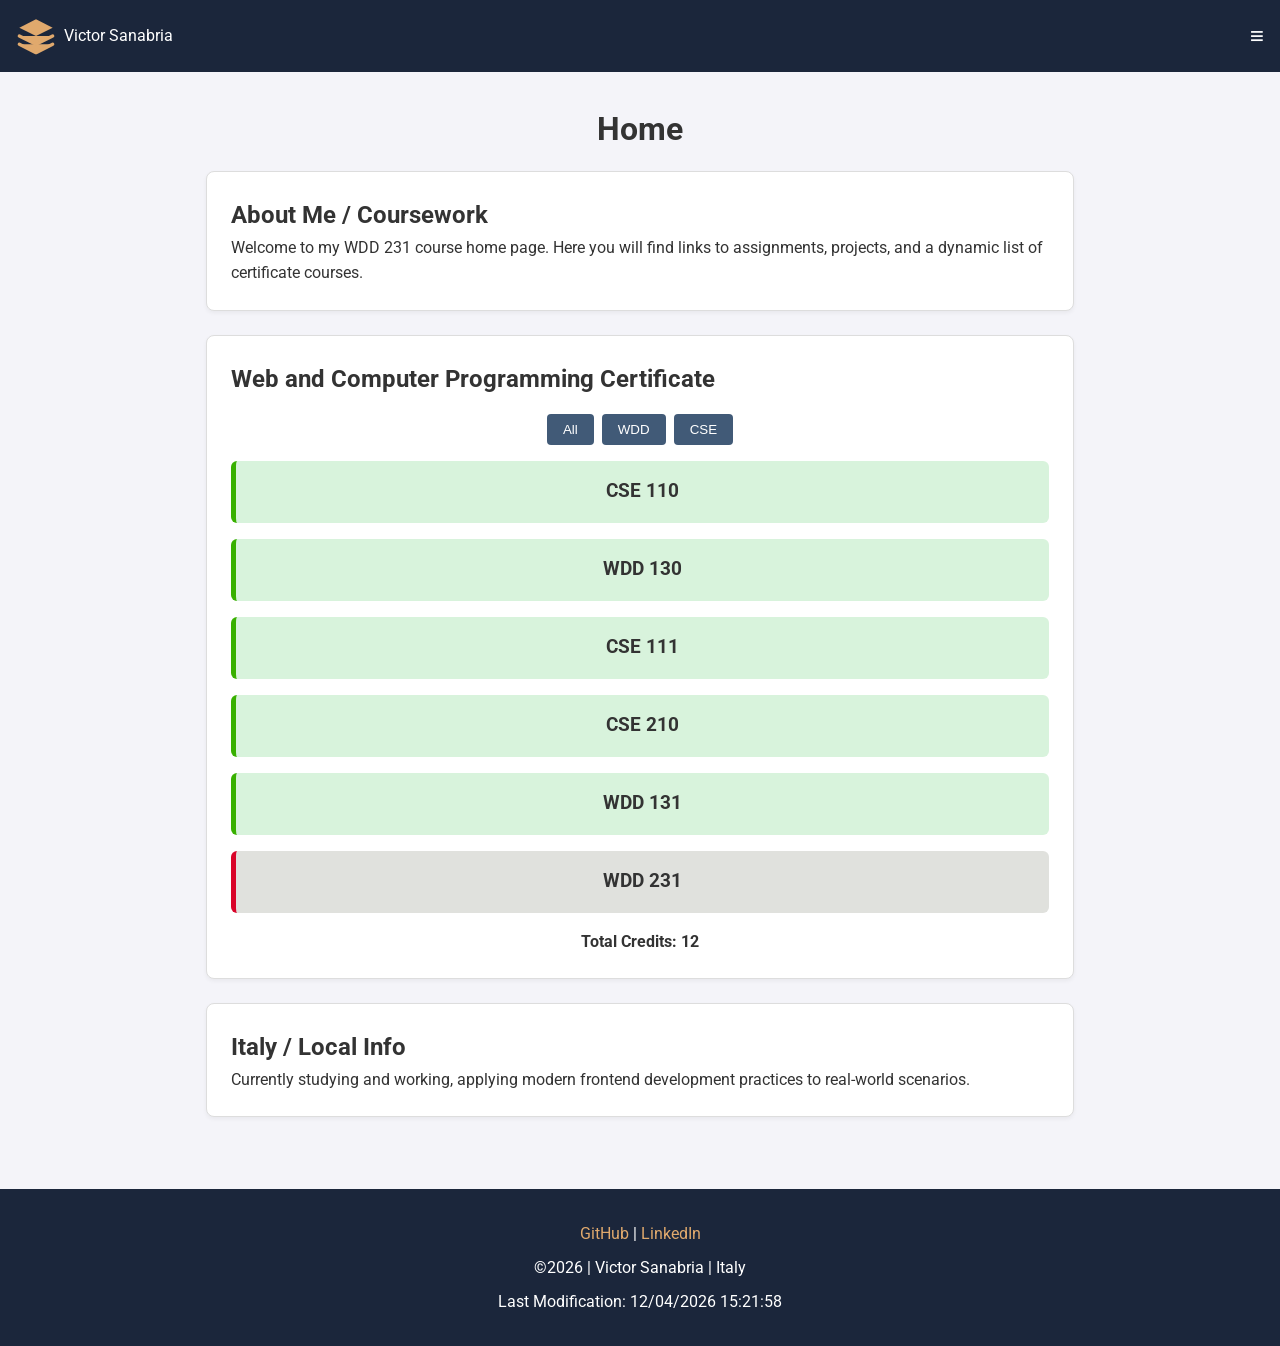
<file: index.html>
<!DOCTYPE html>
<html lang="en">
<head>
    <meta charset="UTF-8">
    <meta name="viewport" content="width=device-width, initial-scale=1.0">
    <title>WDD 231 - Course Home Page - Victor Sanabria</title>
    <meta name="description" content="WDD 231 Course Home Page for Victor Sanabria showcasing web development projects, certificate courses, and assignments.">
    <meta name="author" content="Victor Sanabria">
    <!-- Open Graph Meta Tags for Facebook -->
    <meta property="og:title" content="WDD 231 - Course Home Page - Victor Sanabria">
    <meta property="og:description" content="WDD 231 Course Home Page for Victor Sanabria showcasing web development projects, certificate courses, and assignments.">
    <meta property="og:image" content="https://eduardosanabria-01.github.io/wdd231/images/hotel.jpg">
    <meta property="og:url" content="https://eduardosanabria-01.github.io/wdd231/">
    <link rel="icon" href="favicon.ico">

    <link rel="preconnect" href="https://fonts.googleapis.com">
    <link rel="preconnect" href="https://fonts.gstatic.com" crossorigin>
    <link href="https://fonts.googleapis.com/css2?family=Roboto:wght@400;700&display=swap" rel="stylesheet">
    
    <link rel="stylesheet" href="styles/base.css">
    <link rel="stylesheet" href="styles/larger.css">

    <script src="scripts/navigation.js" defer></script>
    <script src="scripts/date.js" defer></script>
    <script src="scripts/course.js" defer></script>
</head>
<body>
    <header>
        <div class="logo-box">
            <svg width="40" height="40" viewBox="0 0 24 24" fill="none" xmlns="http://www.w3.org/2000/svg">
                <path d="M12 2L2 7L12 12L22 7L12 2Z" fill="currentColor"/>
                <path d="M2 17L12 22L22 17" stroke="currentColor" stroke-width="2" stroke-linecap="round" stroke-linejoin="round"/>
                <path d="M2 12L12 17L22 12" stroke="currentColor" stroke-width="2" stroke-linecap="round" stroke-linejoin="round"/>
            </svg>
            <span>Victor Sanabria</span>
        </div>
        <button id="menu" aria-label="Open Navigation Menu"></button>
        <nav>
            <ul class="navigation">
                <li><a href="#" class="active">Home</a></li>
                <li><a href="#">Chamber</a></li>
                <li><a href="#">Final</a></li>
            </ul>
        </nav>
    </header>

    <main>
        <h1>Home</h1>
        
        <section class="card">
            <h2>About Me / Coursework</h2>
            <p>Welcome to my WDD 231 course home page. Here you will find links to assignments, projects, and a dynamic list of certificate courses.</p>
        </section>

        <section class="card">
            <h2>Web and Computer Programming Certificate</h2>
            <div class="filter-buttons">
                <button id="all">All</button>
                <button id="wdd">WDD</button>
                <button id="cse">CSE</button>
            </div>
            <div id="course-container"></div>
            <p id="total-credits"></p>
        </section>

        <section class="card">
            <h2>Italy / Local Info</h2>
            <p>Currently studying and working, applying modern frontend development practices to real-world scenarios.</p>
        </section>
    </main>

    <footer>
        <p class="socials">
            <a href="https://github.com/viktorsanabria" target="_blank" rel="noopener">GitHub</a> | 
            <a href="https://linkedin.com" target="_blank" rel="noopener">LinkedIn</a>
        </p>
        <p>&copy;<span id="currentyear"></span> | Victor Sanabria | Italy</p>
        <p id="lastModified"></p>
    </footer>
</body>
</html>
</file>
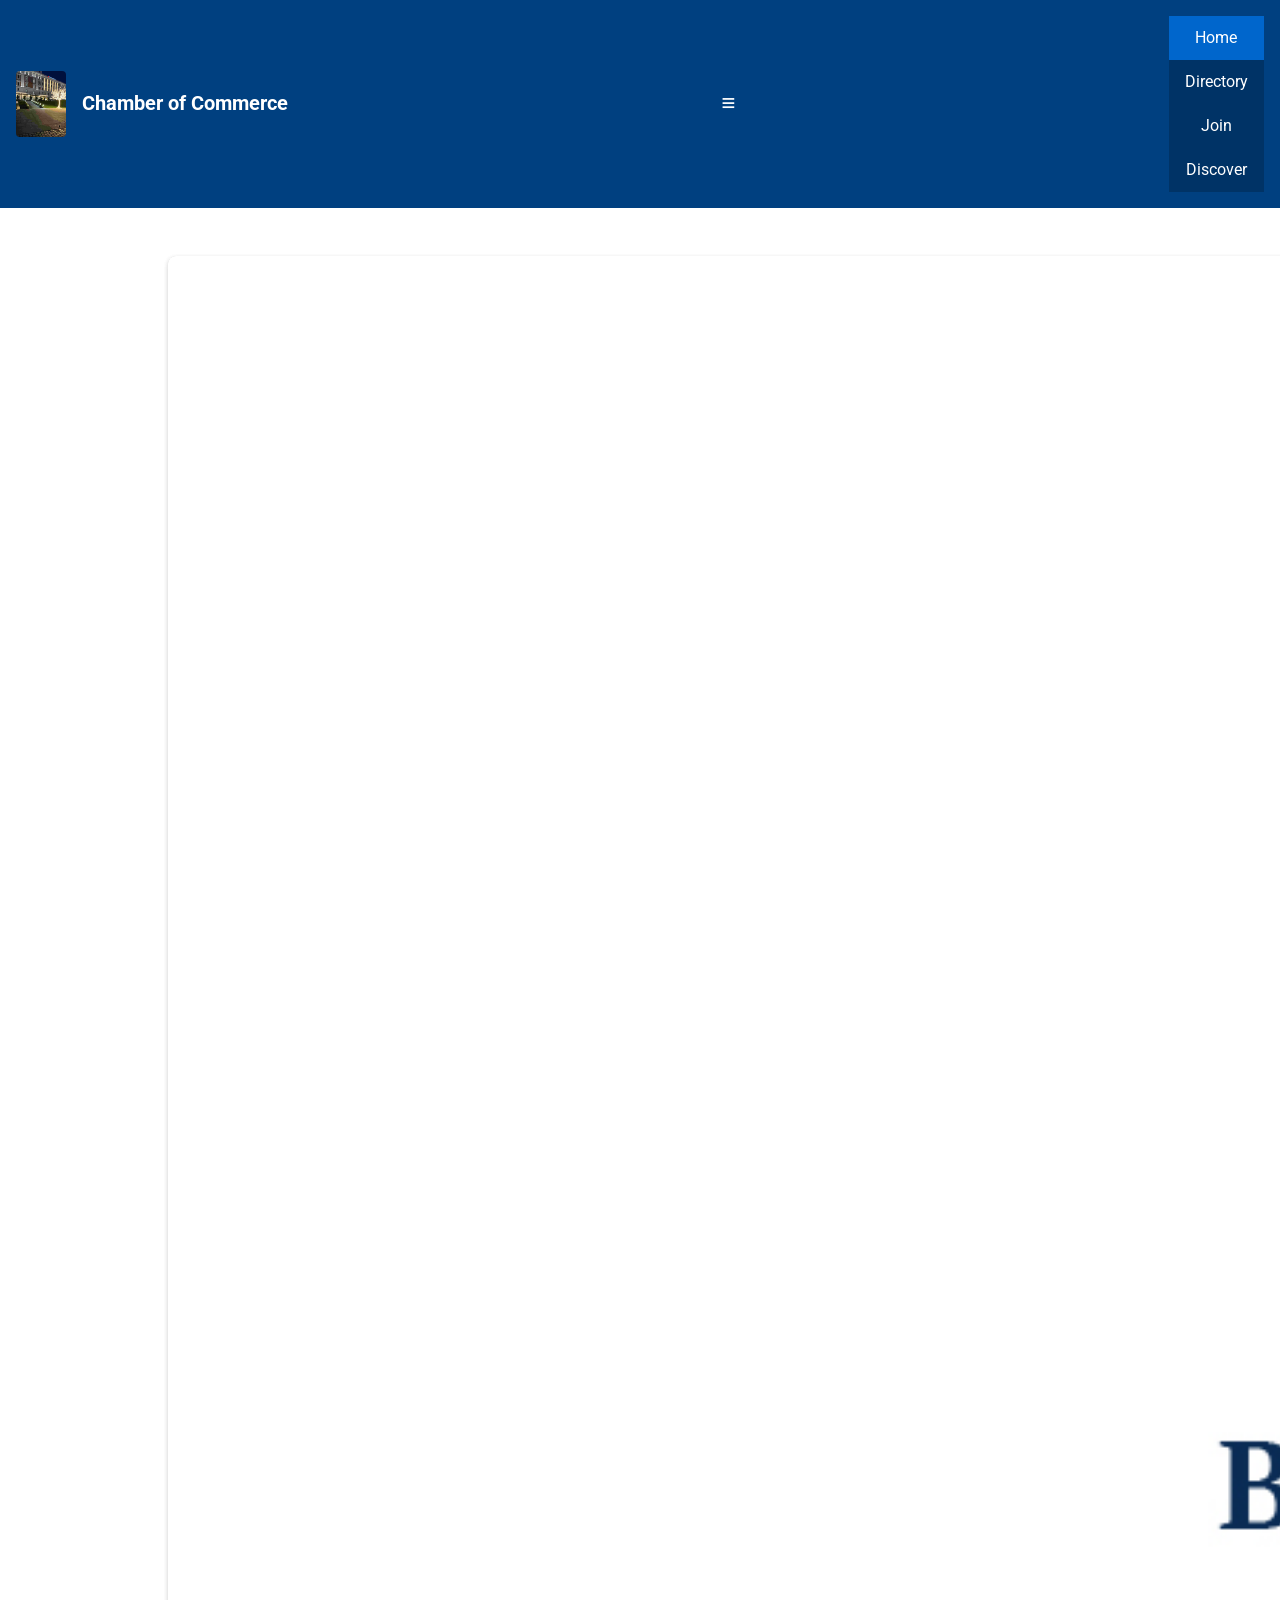
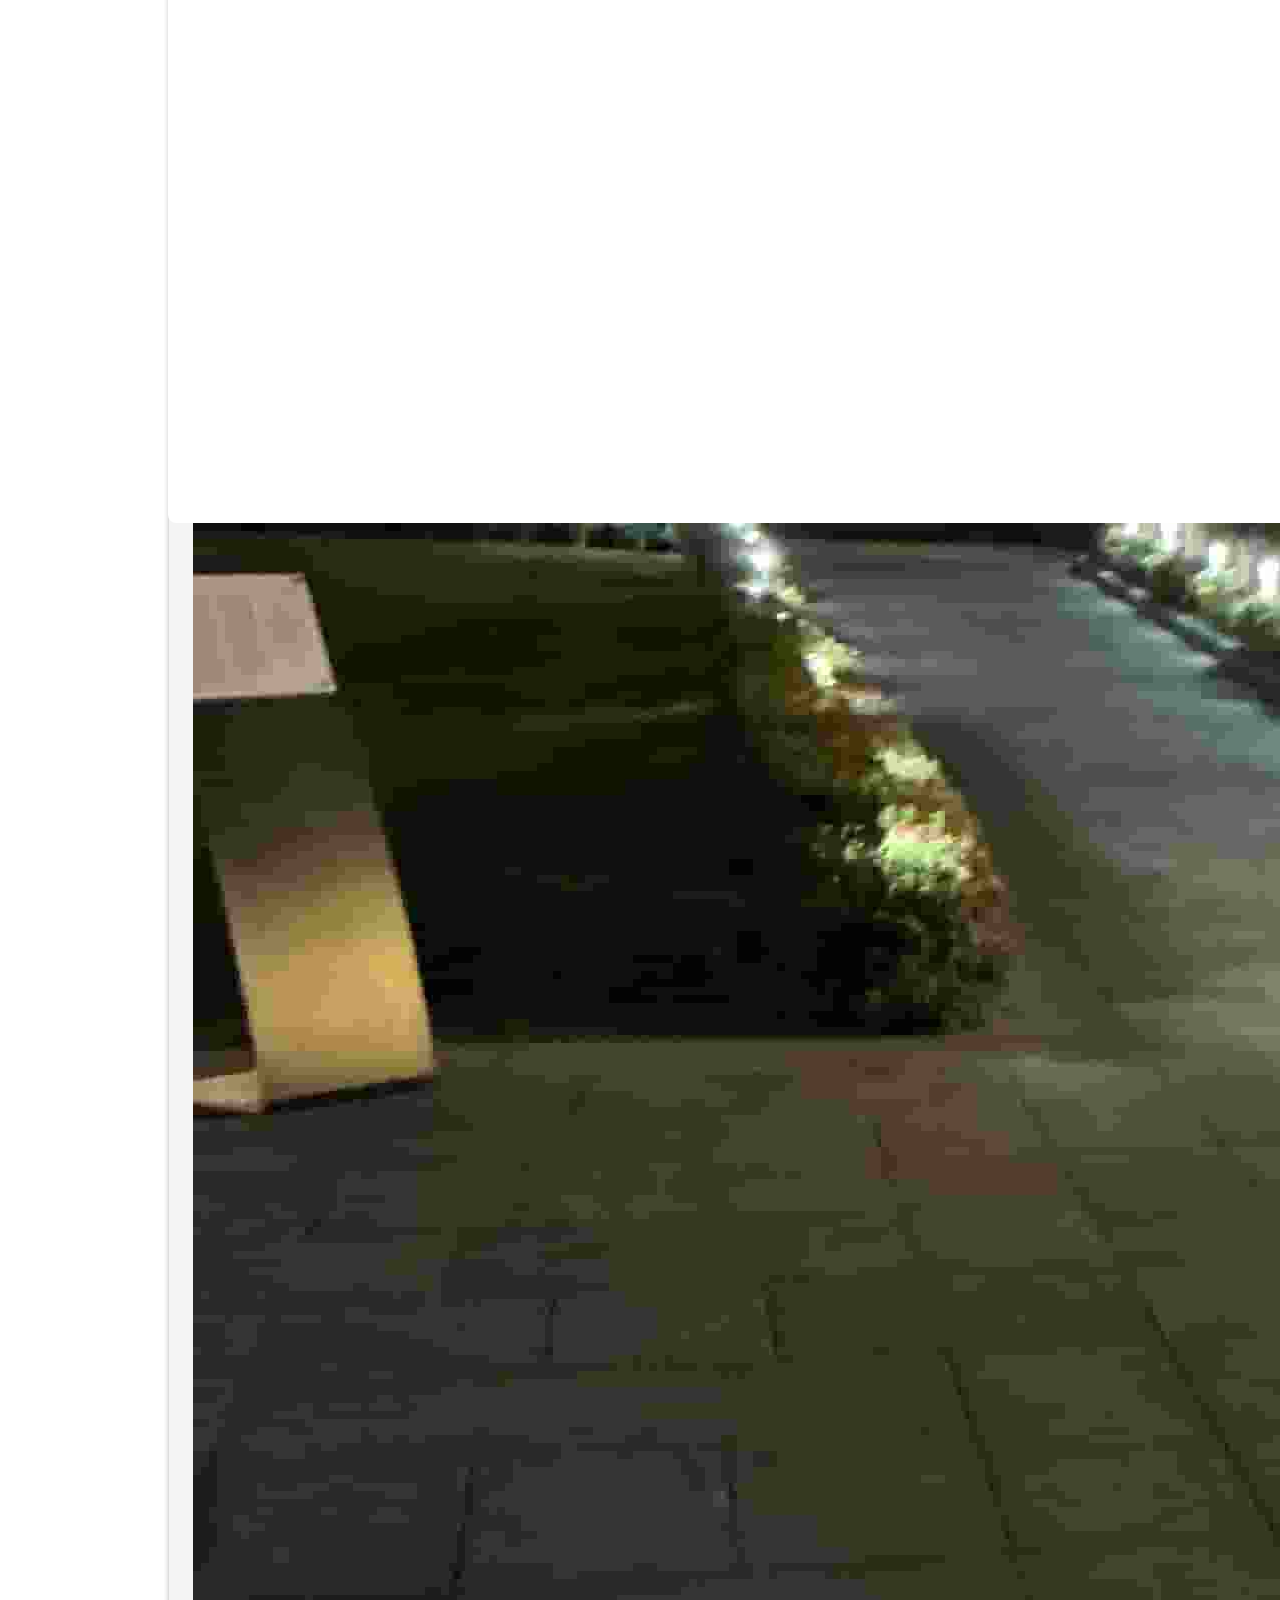
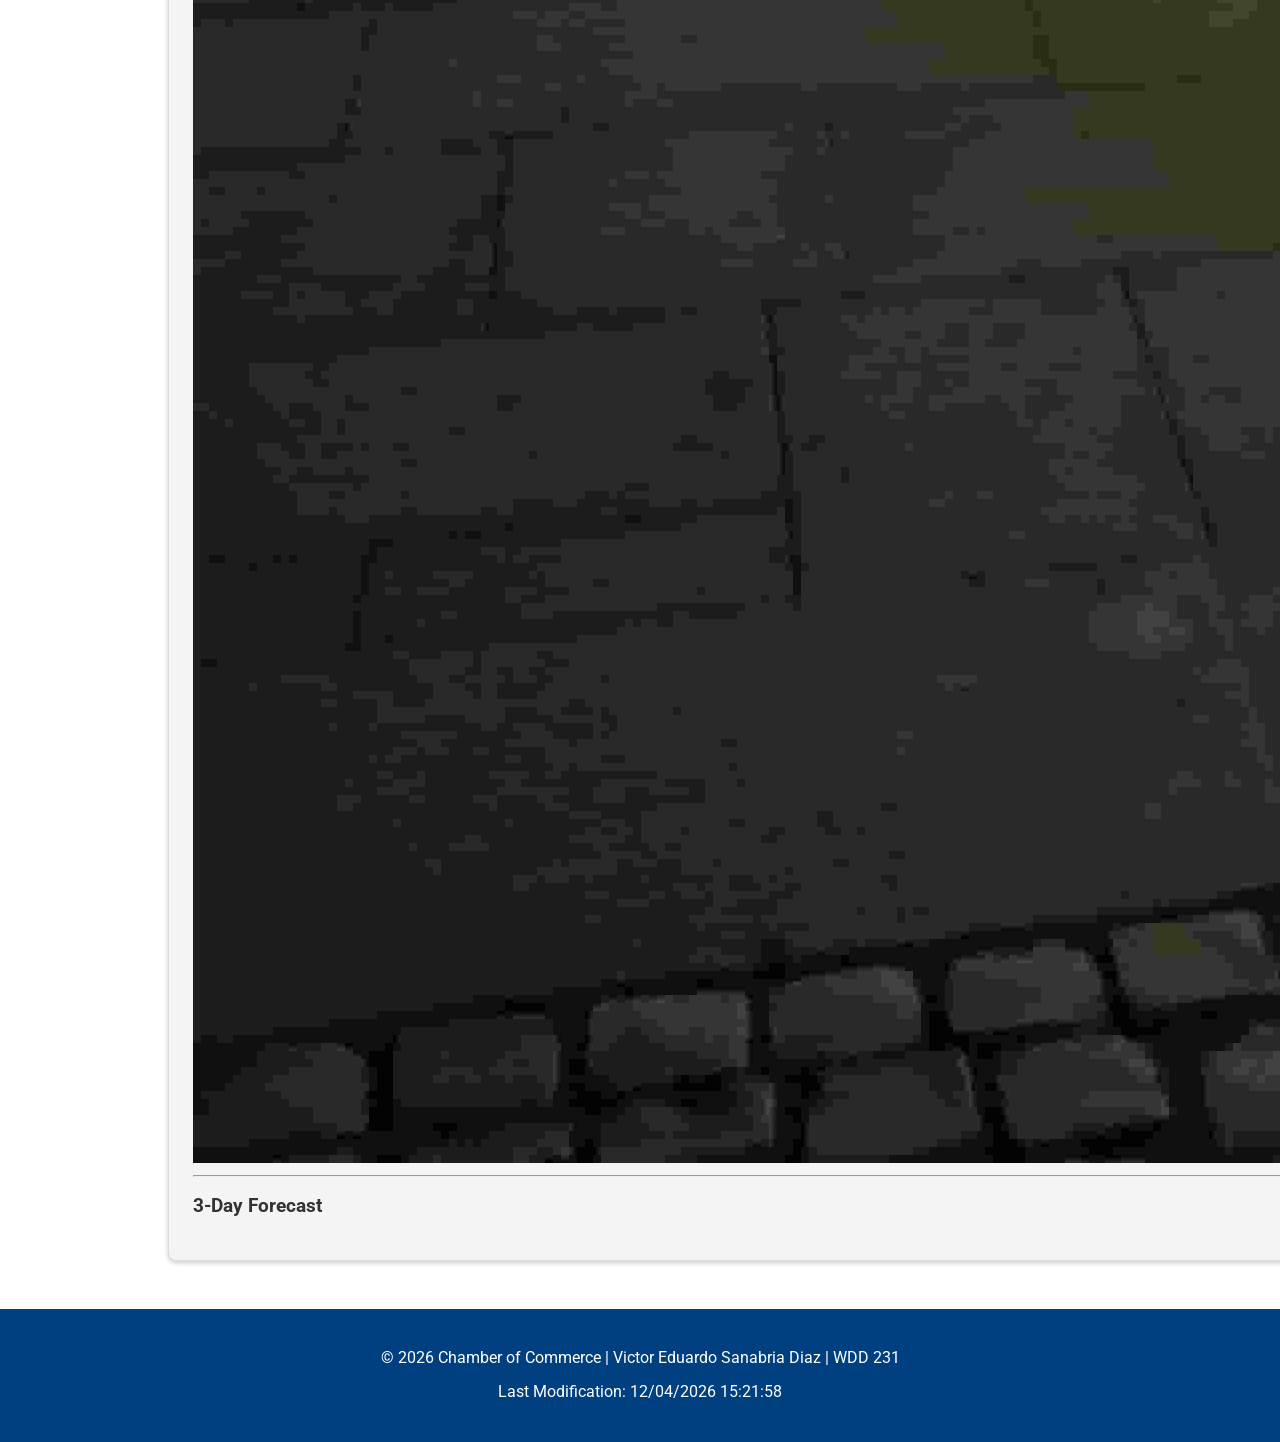
<file: chamber/index.html>
<!DOCTYPE html>
<html lang="en">
<head>
    <meta charset="UTF-8">
    <meta name="viewport" content="width=device-width, initial-scale=1.0">
    <title>Chamber of Commerce - Home</title>
    <meta name="description" content="Chamber of Commerce home page featuring local business directory, current weather, events, and member spotlights.">
    <meta name="author" content="Victor Eduardo Sanabria Diaz">
    
    <!-- Open Graph Meta Tags (Social Media) -->
    <meta property="og:title" content="Chamber of Commerce Home Page">
    <meta property="og:description" content="Chamber of Commerce home page featuring local business directory, current weather, events, and member spotlights.">
    <meta property="og:image" content="https://eduardosanabria-01.github.io/wdd231/chamber/images/bella-vista.jpg">
    <meta property="og:url" content="https://eduardosanabria-01.github.io/wdd231/chamber/index.html">

    <!-- Google Fonts Preconnect and Stylesheets -->
    <link rel="preconnect" href="https://fonts.googleapis.com">
    <link rel="preconnect" href="https://fonts.gstatic.com" crossorigin>
    <link href="https://fonts.googleapis.com/css2?family=Roboto:wght@400;700&display=swap" rel="stylesheet">

    <!-- CSS Stylesheets -->
    <link rel="stylesheet" href="styles/normalize.css">
    <link rel="stylesheet" href="styles/chamber.css">
    <link rel="stylesheet" href="styles/chamber-large.css">
    
    <!-- Favicon -->
    <link rel="icon" href="images/favicon.ico">
</head>
<body>
    <header>
        <div class="header-container">
            <img src="images/hotel.jpg" alt="Chamber Logo" class="logo">
            <span class="site-title">Chamber of Commerce</span>
        </div>
        <button id="menu" aria-label="Open Navigation Menu"></button>
        <nav>
            <ul class="navigation">
                <li><a href="index.html" class="active">Home</a></li>
                <li><a href="directory.html">Directory</a></li>
                <li><a href="join.html">Join</a></li>
                <li><a href="discover.html">Discover</a></li>
            </ul>
        </nav>
    </header>

    <main class="home-grid">
        <!-- Hero Section -->
        <div class="hero">
            <img src="images/bella-vista.jpg" alt="View of the main scenic area of the city with modern buildings and local commerce" class="hero-image">
            <div class="hero-msg">
                <h1>Welcome to the Chamber</h1>
                <p>Connecting businesses, community, and growth opportunities.</p>
                <a href="join.html" class="cta-button">Join the Chamber</a>
            </div>
        </div>

        <!-- Current Events Section -->
        <section class="card events-card">
            <h2>Current Events</h2>
            <ul>
                <li><strong>Annual Business Gala:</strong> October 15th at 7:00 PM</li>
                <li><strong>Networking Breakfast:</strong> Every Tuesday at 8:30 AM</li>
                <li><strong>Small Business Workshop:</strong> November 3rd</li>
            </ul>
        </section>

        <!-- Weather Section -->
        <section class="card weather-card">
            <h2>Weather</h2>
            <div class="current-weather">
                <figure>
                    <img id="weather-icon" src="images/hotel.jpg" alt="Weather Icon">
                </figure>
                <div class="weather-info">
                    <p class="temperature"><span id="current-temp">--</span>&deg;F</p>
                    <p id="weather-desc">Loading weather...</p>
                </div>
            </div>
            <hr>
            <h3>3-Day Forecast</h3>
            <div id="forecast-container" class="forecast-grid">
                <!-- Forecast items will be injected via JS -->
            </div>
        </section>

        <!-- Company Spotlights Section -->
        <div class="spotlights-container">
            <!-- Dynamically populated via JavaScript -->
        </div>
    </main>

    <footer>
        <div class="footer-content">
            <p>&copy; <span id="currentyear"></span> Chamber of Commerce | Victor Eduardo Sanabria Diaz | WDD 231</p>
            <p id="lastModified"></p>
        </div>
    </footer>

    <script src="scripts/chamber.js" type="module"></script>
</body>
</html>
</file>
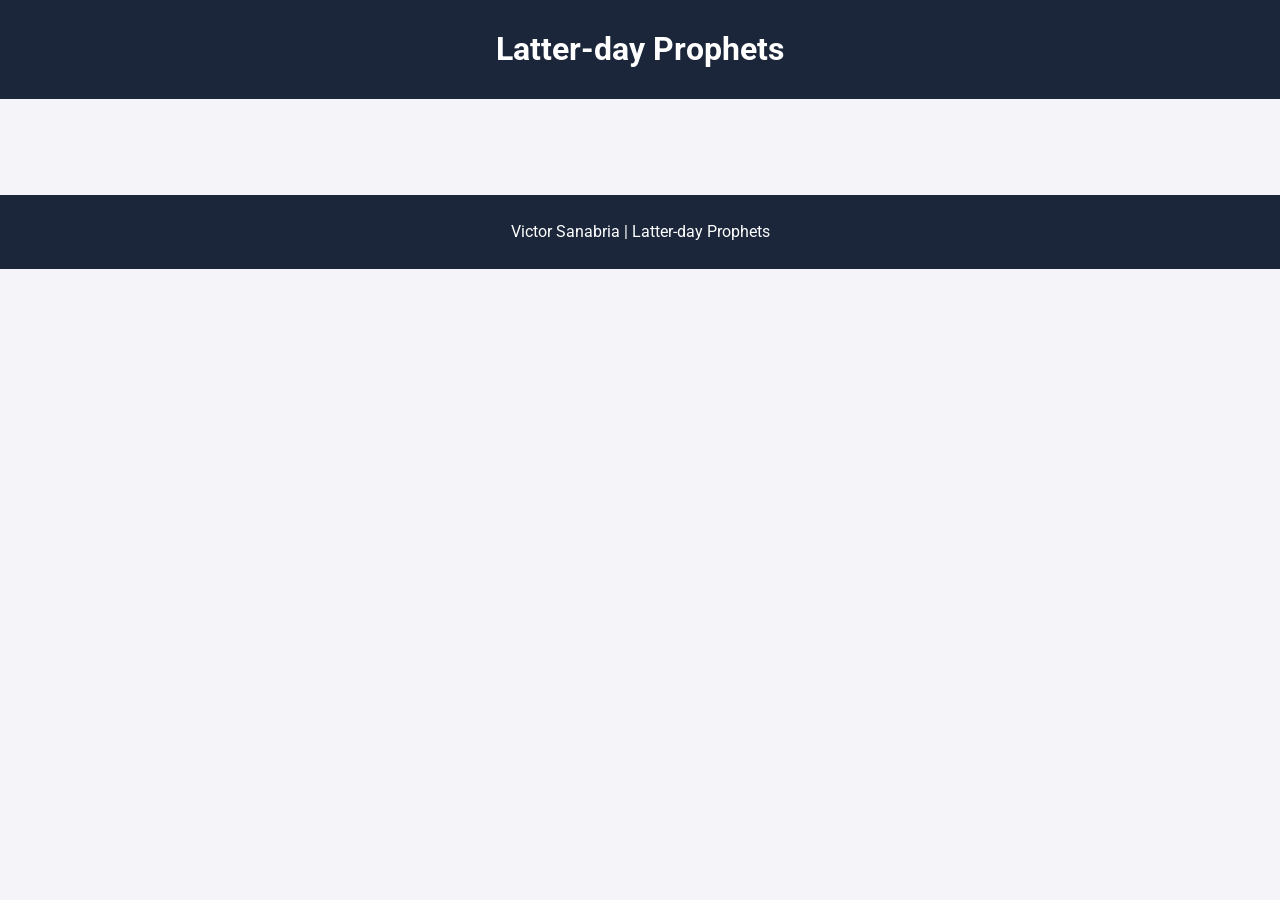
<file: prophets.html>
<!DOCTYPE html>
<html lang="en">
<head>
    <meta charset="UTF-8">
    <meta name="viewport" content="width=device-width, initial-scale=1.0">
    <title>Latter-day Prophets</title>
    <meta name="description" content="WDD 231 - Latter-day Prophets activity showcasing Fetch API and dynamic card generation.">
    <meta name="author" content="Victor Sanabria">
    
    <link rel="preconnect" href="https://fonts.googleapis.com">
    <link rel="preconnect" href="https://fonts.gstatic.com" crossorigin>
    <link href="https://fonts.googleapis.com/css2?family=Roboto:wght@400;700&display=swap" rel="stylesheet">
    
    <!-- Conectado a tu carpeta styles -->
    <link rel="stylesheet" href="styles/prophets.css">
    
    <!-- Conectado a tu carpeta scripts -->
    <script src="scripts/prophets.js" defer></script>
</head>
<body>
    <header>
        <h1>Latter-day Prophets</h1>
    </header>
    <main>
        <div id="cards"></div>
    </main>
    <footer>
        Victor Sanabria | Latter-day Prophets
    </footer>
</body>
</html>
</file>
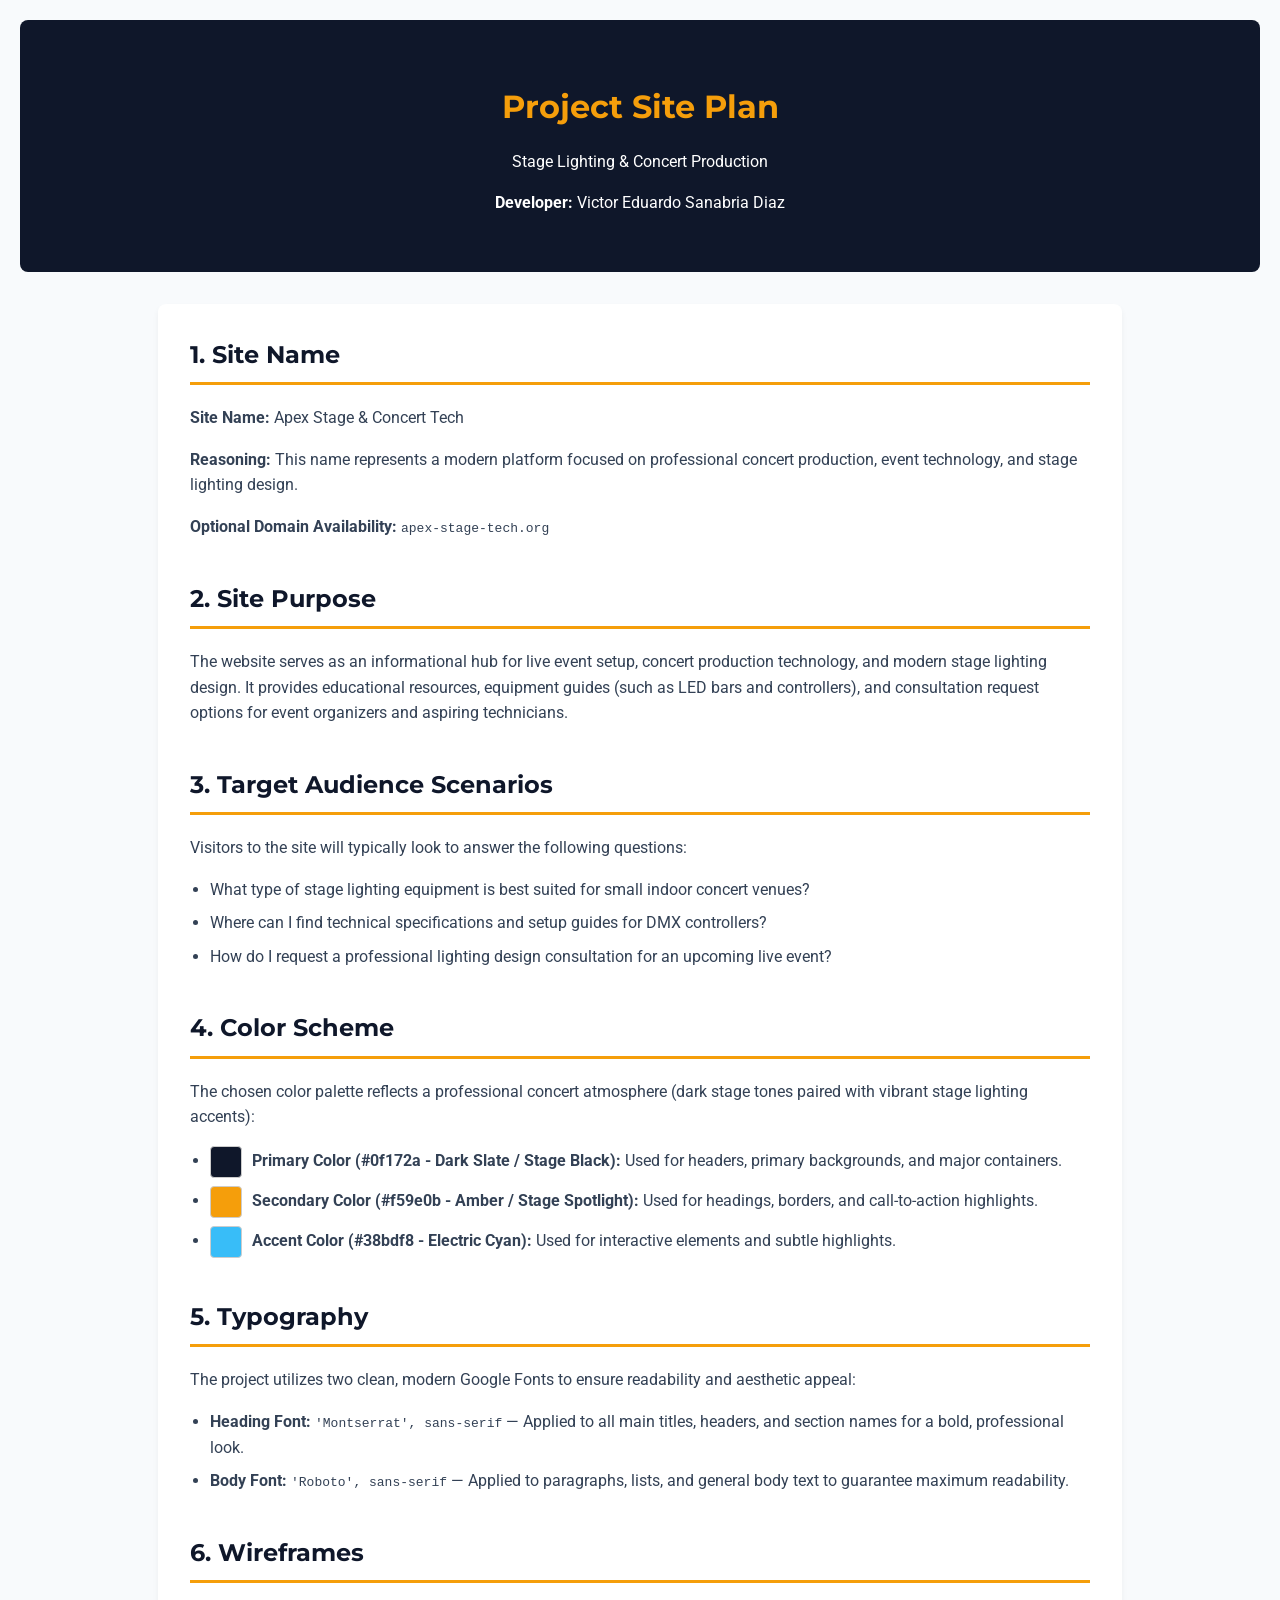
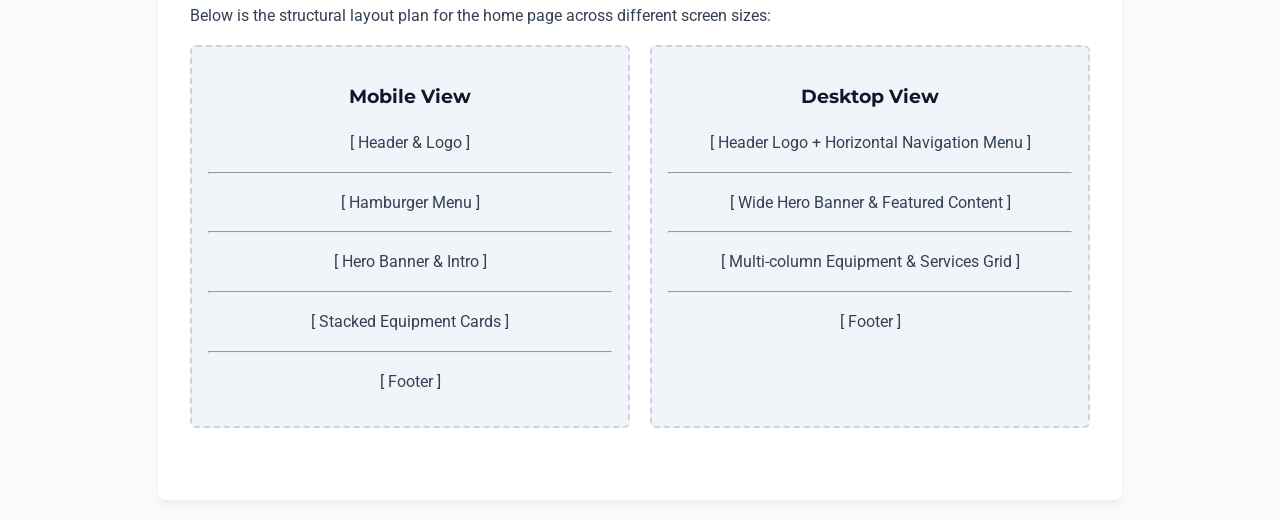
<file: site-plan.html>
<!DOCTYPE html>
<html lang="en">
<head>
    <meta charset="UTF-8">
    <meta name="viewport" content="width=device-width, initial-scale=1.0">
    <title>Site Plan - Stage Lighting & Concert Production</title>
    <meta name="description" content="Site plan document for Stage Lighting and Concert Production informational website.">
    <meta name="author" content="Victor Eduardo Sanabria Diaz">
    
    <!-- Google Fonts -->
    <link rel="preconnect" href="https://fonts.googleapis.com">
    <link rel="preconnect" href="https://fonts.gstatic.com" crossorigin>
    <link href="https://fonts.googleapis.com/css2?family=Montserrat:wght@400;700&family=Roboto:wght@300;400&display=swap" rel="stylesheet">
    
    <style>
        /* --- Color Scheme Applied Exclusively --- */
        :root {
            --primary-color: #0f172a;   /* Dark Slate / Stage Black */
            --secondary-color: #f59e0b; /* Amber / Stage Spotlight Glow */
            --accent-color: #38bdf8;    /* Electric Cyan / Lighting Accent */
            --bg-color: #f8fafc;        /* Light Background */
            --text-color: #334155;      /* Dark Text */
        }

        body {
            font-family: 'Roboto', sans-serif;
            background-color: var(--bg-color);
            color: var(--text-color);
            line-height: 1.6;
            margin: 0;
            padding: 20px;
        }

        header {
            background-color: var(--primary-color);
            color: white;
            text-align: center;
            padding: 2.5rem 1rem;
            border-radius: 8px;
            margin-bottom: 2rem;
        }

        header h1 {
            font-family: 'Montserrat', sans-serif;
            color: var(--secondary-color);
            margin-bottom: 0.5rem;
        }

        main {
            max-width: 900px;
            margin: 0 auto;
            background: white;
            padding: 2rem;
            border-radius: 8px;
            box-shadow: 0 4px 6px rgba(0,0,0,0.05);
        }

        section {
            margin-bottom: 2.5rem;
        }

        h2 {
            font-family: 'Montserrat', sans-serif;
            color: var(--primary-color);
            border-bottom: 3px solid var(--secondary-color);
            padding-bottom: 0.5rem;
            margin-top: 0;
        }

        h3 {
            color: var(--primary-color);
            font-family: 'Montserrat', sans-serif;
        }

        ul {
            padding-left: 20px;
        }

        li {
            margin-bottom: 0.5rem;
        }

        .color-box {
            display: inline-block;
            width: 30px;
            height: 30px;
            vertical-align: middle;
            margin-right: 10px;
            border: 1px solid #ccc;
            border-radius: 4px;
        }

        .primary-box { background-color: var(--primary-color); }
        .secondary-box { background-color: var(--secondary-color); }
        .accent-box { background-color: var(--accent-color); }

        .wireframe-grid {
            display: grid;
            grid-template-columns: 1fr;
            gap: 20px;
        }

        @media (min-width: 768px) {
            .wireframe-grid {
                grid-template-columns: 1fr 1fr;
            }
        }

        .wireframe-card {
            border: 2px dashed #cbd5e1;
            padding: 1rem;
            text-align: center;
            background-color: #f1f5f9;
            border-radius: 6px;
        }
    </style>
</head>
<body>

    <header>
        <h1>Project Site Plan</h1>
        <p>Stage Lighting & Concert Production</p>
        <p><strong>Developer:</strong> Victor Eduardo Sanabria Diaz</p>
    </header>

    <main>
        <!-- Site Name Section -->
        <section>
            <h2>1. Site Name</h2>
            <p><strong>Site Name:</strong> Apex Stage & Concert Tech</p>
            <p><strong>Reasoning:</strong> This name represents a modern platform focused on professional concert production, event technology, and stage lighting design.</p>
            <p><strong>Optional Domain Availability:</strong> <code>apex-stage-tech.org</code></p>
        </section>

        <!-- Site Purpose Section -->
        <section>
            <h2>2. Site Purpose</h2>
            <p>The website serves as an informational hub for live event setup, concert production technology, and modern stage lighting design. It provides educational resources, equipment guides (such as LED bars and controllers), and consultation request options for event organizers and aspiring technicians.</p>
        </section>

        <!-- Scenarios Section -->
        <section>
            <h2>3. Target Audience Scenarios</h2>
            <p>Visitors to the site will typically look to answer the following questions:</p>
            <ul>
                <li>What type of stage lighting equipment is best suited for small indoor concert venues?</li>
                <li>Where can I find technical specifications and setup guides for DMX controllers?</li>
                <li>How do I request a professional lighting design consultation for an upcoming live event?</li>
            </ul>
        </section>

        <!-- Color Scheme Section -->
        <section>
            <h2>4. Color Scheme</h2>
            <p>The chosen color palette reflects a professional concert atmosphere (dark stage tones paired with vibrant stage lighting accents):</p>
            <ul>
                <li><span class="color-box primary-box"></span><strong>Primary Color (#0f172a - Dark Slate / Stage Black):</strong> Used for headers, primary backgrounds, and major containers.</li>
                <li><span class="color-box secondary-box"></span><strong>Secondary Color (#f59e0b - Amber / Stage Spotlight):</strong> Used for headings, borders, and call-to-action highlights.</li>
                <li><span class="color-box accent-box"></span><strong>Accent Color (#38bdf8 - Electric Cyan):</strong> Used for interactive elements and subtle highlights.</li>
            </ul>
        </section>

        <!-- Typography Section -->
        <section>
            <h2>5. Typography</h2>
            <p>The project utilizes two clean, modern Google Fonts to ensure readability and aesthetic appeal:</p>
            <ul>
                <li><strong>Heading Font:</strong> <code>'Montserrat', sans-serif</code> — Applied to all main titles, headers, and section names for a bold, professional look.</li>
                <li><strong>Body Font:</strong> <code>'Roboto', sans-serif</code> — Applied to paragraphs, lists, and general body text to guarantee maximum readability.</li>
            </ul>
        </section>

        <!-- Wireframe Section -->
        <section>
            <h2>6. Wireframes</h2>
            <p>Below is the structural layout plan for the home page across different screen sizes:</p>
            <div class="wireframe-grid">
                <div class="wireframe-card">
                    <h3>Mobile View</h3>
                    <p>[ Header & Logo ]</p>
                    <hr>
                    <p>[ Hamburger Menu ]</p>
                    <hr>
                    <p>[ Hero Banner & Intro ]</p>
                    <hr>
                    <p>[ Stacked Equipment Cards ]</p>
                    <hr>
                    <p>[ Footer ]</p>
                </div>
                <div class="wireframe-card">
                    <h3>Desktop View</h3>
                    <p>[ Header Logo + Horizontal Navigation Menu ]</p>
                    <hr>
                    <p>[ Wide Hero Banner & Featured Content ]</p>
                    <hr>
                    <p>[ Multi-column Equipment & Services Grid ]</p>
                    <hr>
                    <p>[ Footer ]</p>
                </div>
            </div>
        </section>
    </main>

</body>
</html>
</file>
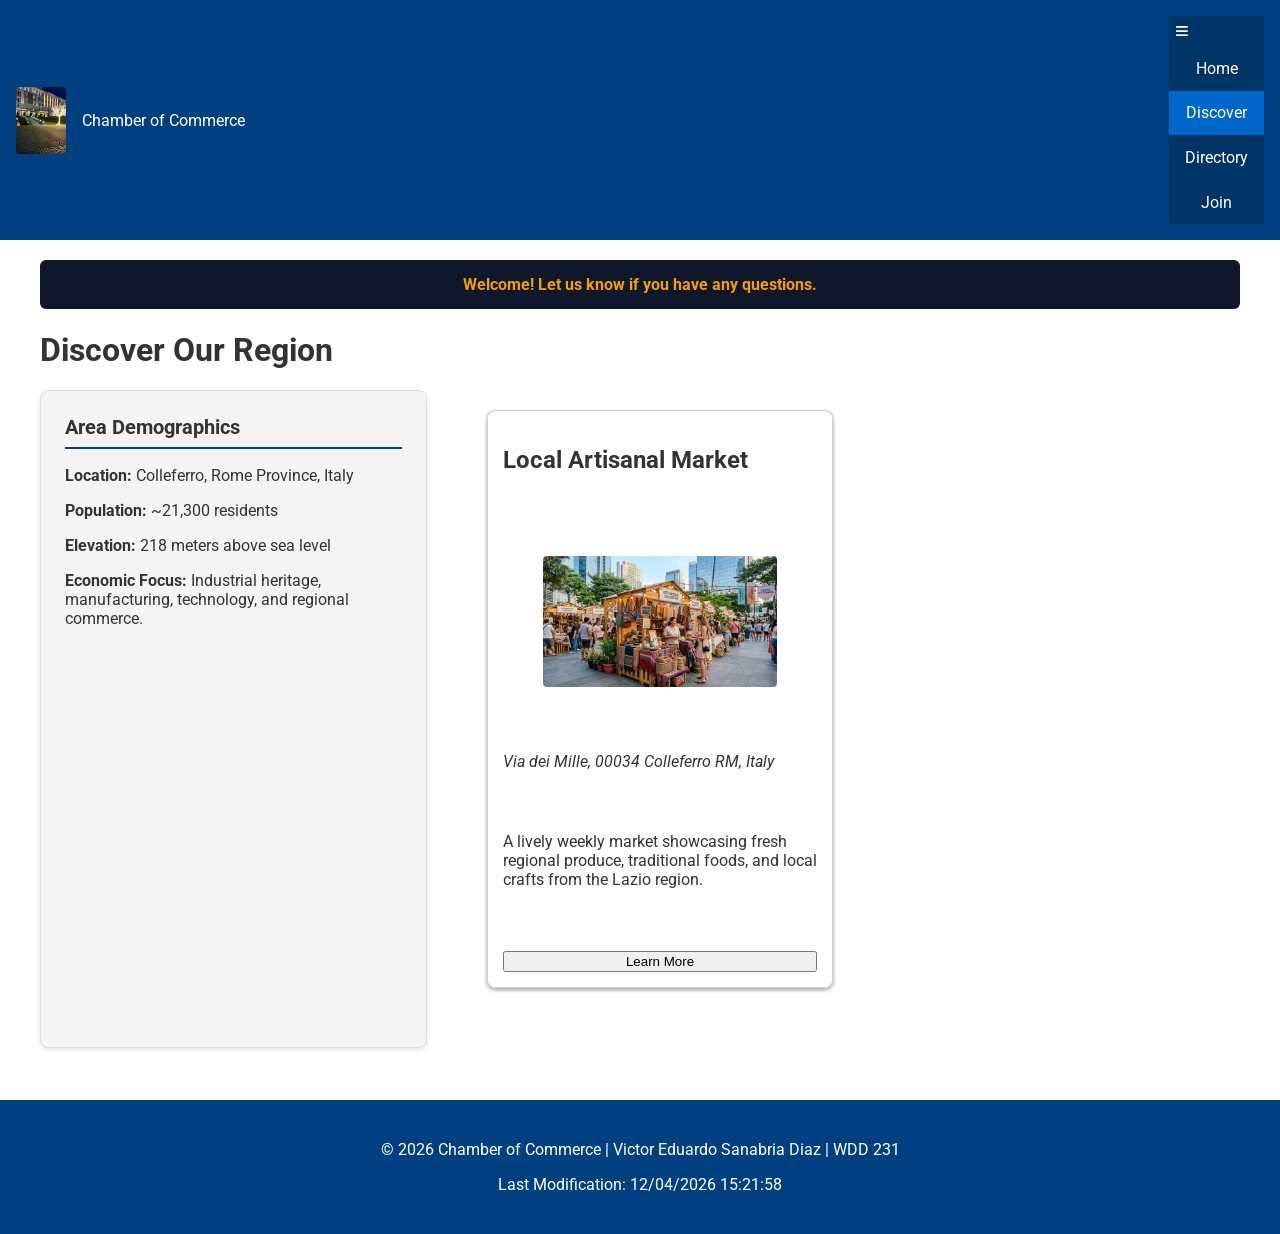
<file: chamber/discover.html>
<!DOCTYPE html>
<html lang="en">
<head>
    <meta charset="UTF-8">
    <meta name="viewport" content="width=device-width, initial-scale=1.0">
    <title>Discover Colleferro - Chamber of Commerce</title>
    <meta name="description" content="Discover local attractions, demographics, and key points of interest in Colleferro through the Chamber of Commerce.">
    <meta name="author" content="Victor Eduardo Sanabria Diaz">

    <!-- Favicon -->
    <link rel="icon" href="images/favicon.ico" type="image/x-icon">

    <!-- Open Graph Meta Tags (Social Media Sharing) -->
    <meta property="og:title" content="Discover Colleferro - Chamber of Commerce">
    <meta property="og:description" content="Explore local attractions, demographics, and key points of interest in Colleferro through our Chamber of Commerce guide.">
    <meta property="og:image" content="https://eduardosanabria-01.github.io/wdd231/chamber/images/hotel.jpg">
    <meta property="og:url" content="https://eduardosanabria-01.github.io/wdd231/chamber/discover.html">

    <!-- Google Fonts -->
    <link rel="preconnect" href="https://fonts.googleapis.com">
    <link rel="preconnect" href="https://fonts.gstatic.com" crossorigin>
    <link href="https://fonts.googleapis.com/css2?family=Montserrat:wght@400;700&family=Roboto:wght@300;400&display=swap" rel="stylesheet">

    <!-- CSS Stylesheets -->
    <link rel="stylesheet" href="styles/chamber.css">
    <link rel="stylesheet" href="styles/chamber-large.css" media="screen and (min-width: 1025px)">

    <!-- Main JS Module -->
    <script type="module" src="scripts/discover.js"></script>
</head>
<body>
    <header>
        <div class="header-container">
            <img src="images/hotel.jpg" alt="Chamber Logo" class="logo">
            <span>Chamber of Commerce</span>
        </div>
        <nav id="animate-nav">
            <button id="menu" aria-label="Open Navigation Menu"></button>
            <ul class="navigation">
                <li><a href="index.html">Home</a></li>
                <li><a href="discover.html" class="active">Discover</a></li>
                <li><a href="directory.html">Directory</a></li>
                <li><a href="join.html">Join</a></li>
            </ul>
        </nav>
    </header>

    <main class="discover-container">
        <!-- Visitor Message Banner -->
        <div id="visitor-message" class="visitor-banner">
            <!-- Dynamic message injected via JS -->
        </div>

        <h1>Discover Our Region</h1>

        <!-- Grid Container for Cards and Sidebar -->
        <div class="discover-grid">
            <section class="sidebar-info card">
                <h2>Area Demographics</h2>
                <p><strong>Location:</strong> Colleferro, Rome Province, Italy</p>
                <p><strong>Population:</strong> ~21,300 residents</p>
                <p><strong>Elevation:</strong> 218 meters above sea level</p>
                <p><strong>Economic Focus:</strong> Industrial heritage, manufacturing, technology, and regional commerce.</p>
            </section>

            <!-- Dynamic Cards Container will be populated by JS -->
            <div id="cards-container" class="cards-grid">
                <!-- 8 cards will be injected here via JavaScript -->
            </div>
        </div>
    </main>

    <footer>
        <p>&copy; <span id="currentyear"></span> Chamber of Commerce | Victor Eduardo Sanabria Diaz | WDD 231</p>
        <p id="lastModified"></p>
    </footer>
</body>
</html>
</file>
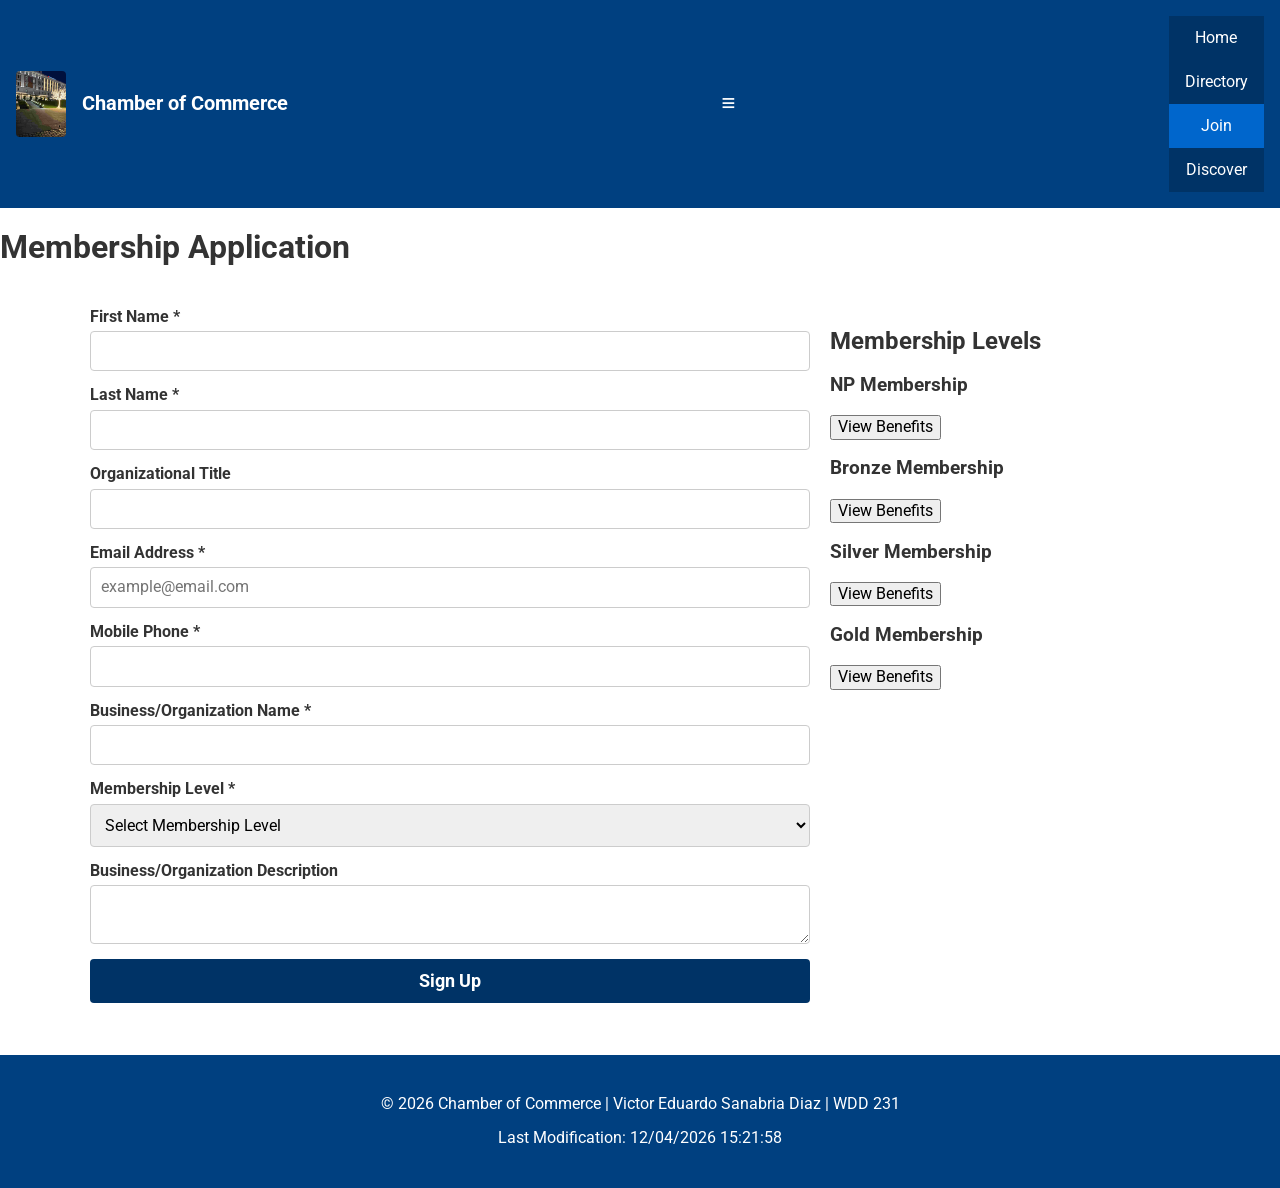
<file: chamber/join.html>
<!DOCTYPE html>
<html lang="en">
<head>
    <meta charset="UTF-8">
    <meta name="viewport" content="width=device-width, initial-scale=1.0">
    <title>Chamber of Commerce - Join Application</title>
    <meta name="description" content="Chamber of Commerce membership application form. Join our community of businesses.">
    <meta name="author" content="Victor Eduardo Sanabria Diaz">
    
    <!-- Open Graph -->
    <meta property="og:title" content="Chamber of Commerce Join Page">
    <meta property="og:description" content="Apply for chamber membership and grow your business network.">
    <meta property="og:image" content="https://eduardosanabria-01.github.io/wdd231/chamber/images/bella-vista.jpg">
    <meta property="og:url" content="https://eduardosanabria-01.github.io/wdd231/chamber/join.html">

    <!-- Fonts & CSS -->
    <link rel="preconnect" href="https://fonts.googleapis.com">
    <link rel="preconnect" href="https://fonts.gstatic.com" crossorigin>
    <link href="https://fonts.googleapis.com/css2?family=Roboto:wght@400;700&display=swap" rel="stylesheet">
    <link rel="stylesheet" href="styles/normalize.css">
    <link rel="stylesheet" href="styles/chamber.css">
    <link rel="stylesheet" href="styles/chamber-large.css">
    <link rel="icon" href="images/favicon.ico">
    <script src="scripts/chamber.js" defer></script>
</head>
<body>
    <header>
        <div class="header-container">
            <img src="images/hotel.jpg" alt="Chamber Logo" class="logo">
            <span class="site-title">Chamber of Commerce</span>
        </div>
        <button id="menu" aria-label="Open Navigation Menu"></button>
        <nav>
            <ul class="navigation">
                <li><a href="index.html">Home</a></li>
                <li><a href="directory.html">Directory</a></li>
                <li><a href="join.html" class="active">Join</a></li>
                <li><a href="discover.html">Discover</a></li>
            </ul>
        </nav>
    </header>

    <main class="join-main">
        <h1>Membership Application</h1>
        
        <div class="join-grid">
            <!-- Form Section -->
            <section class="form-section">
                <form method="get" action="thankyou.html">
                    <!-- Hidden Timestamp Field -->
                    <input type="hidden" id="timestamp" name="timestamp">

                    <label>First Name *
                        <input type="text" name="firstname" title="Enter your first name" autocomplete="given-name" required>
                    </label>

                    <label>Last Name *
                        <input type="text" name="lastname" title="Enter your last name" autocomplete="family-name" required>
                    </label>

                    <label>Organizational Title
                        <input type="text" name="orgtitle" title="At least 7 characters (alpha, hyphens, and spaces only)" autocomplete="organization-title" pattern="[A-Za-z\s-]{7,}">
                    </label>

                    <label>Email Address *
                        <input type="email" name="email" title="Enter a valid email address" autocomplete="email" placeholder="example@email.com" required>
                    </label>

                    <label>Mobile Phone *
                        <input type="tel" name="phone" title="Enter your mobile phone number" autocomplete="tel" required>
                    </label>

                    <label>Business/Organization Name *
                        <input type="text" name="organization" title="Enter your business or organization name" autocomplete="organization" required>
                    </label>

                    <label>Membership Level *
                        <select name="membership" required>
                            <option value="" disabled selected>Select Membership Level</option>
                            <option value="np">NP Membership (Non Profit - No Fee)</option>
                            <option value="bronze">Bronze Membership</option>
                            <option value="silver">Silver Membership</option>
                            <option value="gold">Gold Membership</option>
                        </select>
                    </label>

                    <label>Business/Organization Description
                        <textarea name="description" title="Provide a brief description of your organization"></textarea>
                    </label>

                    <input type="submit" value="Sign Up" class="submit-btn">
                </form>
            </section>

            <!-- Membership Cards Section (With Load Animation) -->
            <aside class="membership-cards">
                <h2>Membership Levels</h2>
                
                <div class="card-item animate-card">
                    <h3>NP Membership</h3>
                    <button type="button" class="modal-btn" data-modal="np-modal">View Benefits</button>
                </div>

                <div class="card-item animate-card">
                    <h3>Bronze Membership</h3>
                    <button type="button" class="modal-btn" data-modal="bronze-modal">View Benefits</button>
                </div>

                <div class="card-item animate-card">
                    <h3>Silver Membership</h3>
                    <button type="button" class="modal-btn" data-modal="silver-modal">View Benefits</button>
                </div>

                <div class="card-item animate-card">
                    <h3>Gold Membership</h3>
                    <button type="button" class="modal-btn" data-modal="gold-modal">View Benefits</button>
                </div>
            </aside>
        </div>
    </main>

    <!-- Modals (Dialog elements) -->
    <dialog id="np-modal" class="membership-modal">
        <h3>Non-Profit Membership Benefits</h3>
        <p>Ideal for local non-profit organizations. Free of charge with access to basic networking events and community listings.</p>
        <button class="close-modal">Close</button>
    </dialog>

    <dialog id="bronze-modal" class="membership-modal">
        <h3>Bronze Membership Benefits</h3>
        <p>Includes basic business directory listing, monthly newsletter, and standard discounts on chamber events.</p>
        <button class="close-modal">Close</button>
    </dialog>

    <dialog id="silver-modal" class="membership-modal">
        <h3>Silver Membership Benefits</h3>
        <p>Includes priority directory listing, discount on event tickets, and specialized small business training workshops.</p>
        <button class="close-modal">Close</button>
    </dialog>

    <dialog id="gold-modal" class="membership-modal">
        <h3>Gold Membership Benefits</h3>
        <p>Maximum visibility with homepage company spotlight positions, VIP event access, and premier advertising opportunities.</p>
        <button class="close-modal">Close</button>
    </dialog>

    <footer>
        <div class="footer-content">
            <p>&copy; <span id="currentyear"></span> Chamber of Commerce | Victor Eduardo Sanabria Diaz | WDD 231</p>
            <p id="lastModified"></p>
        </div>
    </footer>


</body>
</html>
</file>
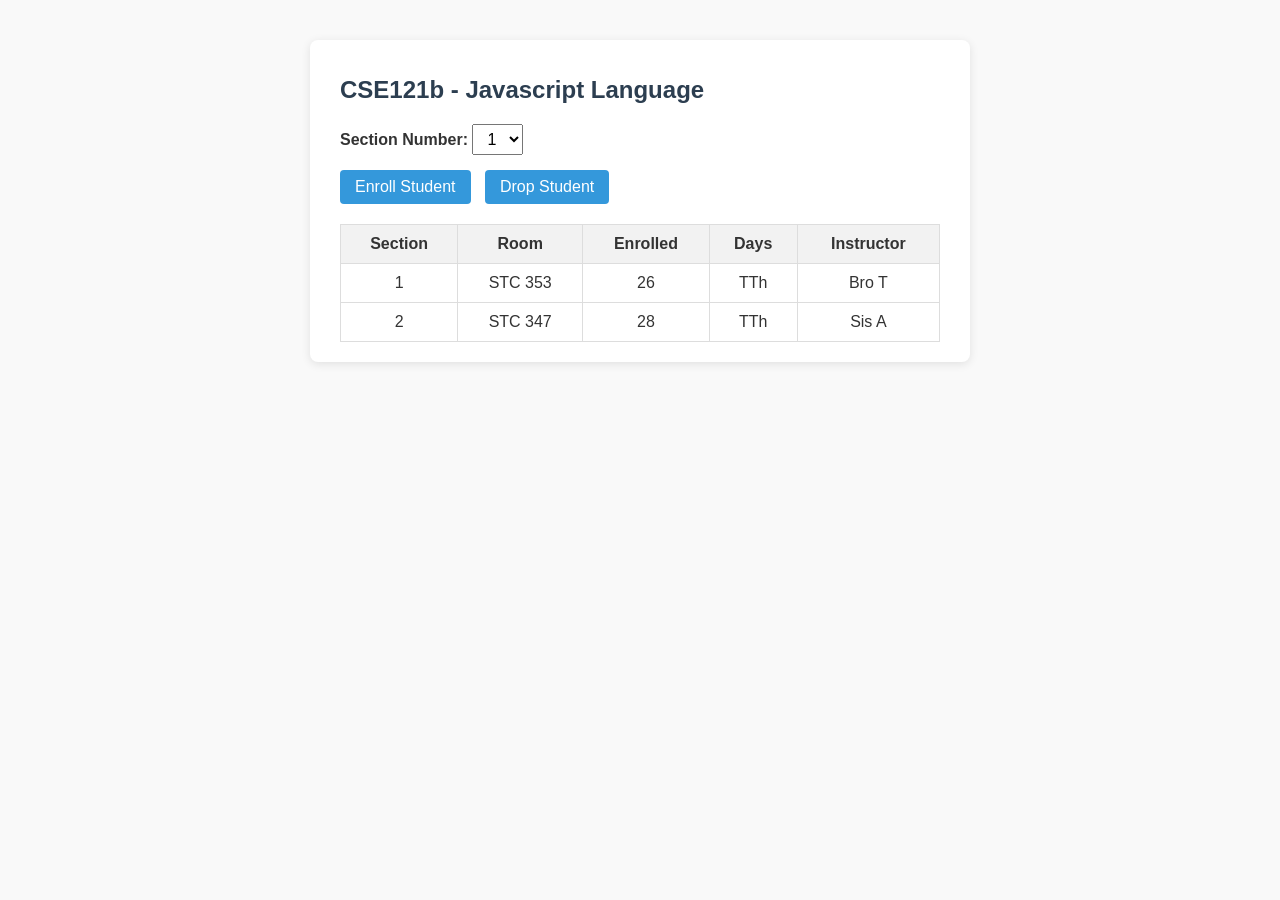
<file: week3/modules.html>
<!DOCTYPE html>
<html lang="en">
<head>
    <meta charset="UTF-8">
    <meta name="viewport" content="width=device-width, initial-scale=1.0">
    <title>WDD 231 - JavaScript Modules</title>
    <link rel="stylesheet" href="styles/modules.css">
</head>
<body>
    <main>
        <h1 id="courseName"></h1>

        <div class="selection">
            <label for="sectionNumber">Section Number: </label>
            <select id="sectionNumber">
                <!-- Las opciones se llenarán dinámicamente con sections.mjs -->
            </select>
        </div>

        <div class="buttons">
            <button id="enrollStudent">Enroll Student</button>
            <button id="dropStudent">Drop Student</button>
        </div>

        <table>
            <thead>
                <tr>
                    <th>Section</th>
                    <th>Room</th>
                    <th>Enrolled</th>
                    <th>Days</th>
                    <th>Instructor</th>
                </tr>
            </thead>
            <tbody id="sections">
                <!-- Las filas de la tabla se llenarán dinámicamente con output.mjs -->
            </tbody>
        </table>
    </main>

    <!-- Importante: type="module" y sin el atributo defer -->
    <script type="module" src="scripts/modules.mjs"></script>
</body>
</html>
</file>
<file: styles/base.css>
* {
    box-sizing: border-box;
    margin: 0;
    padding: 0;
}

body {
    font-family: 'Roboto', sans-serif;
    background-color: #f4f4f9;
    color: #333;
    line-height: 1.6;
    overflow-x: hidden;
}

header {
    background-color: #1b263b;
    color: #fff;
    display: flex;
    justify-content: space-between;
    align-items: center;
    padding: 1rem;
}

.logo-box {
    display: flex;
    align-items: center;
    gap: 0.5rem;
}

.logo-box svg {
    fill: #e0a96d;
    color: #e0a96d;
}

#menu {
    font-size: 1.5rem;
    background: none;
    border: none;
    color: #fff;
    cursor: pointer;
}

#menu::before {
    content: "≡";
}

#menu.open::before {
    content: "X";
}

nav {
    display: none;
    position: absolute;
    top: 60px;
    left: 0;
    width: 100%;
    background-color: #1b263b;
    z-index: 1000;
}

nav.open {
    display: block;
}

.navigation {
    list-style: none;
    display: flex;
    flex-direction: column;
}

.navigation li a {
    display: block;
    padding: 1rem;
    color: #fff;
    text-decoration: none;
    text-align: center;
}

.navigation li a:hover,
.navigation li a.active {
    background-color: #415a77;
}

main {
    padding: 1rem;
    max-width: 900px;
    margin: 0 auto;
    width: 100%;
}

h1 {
    margin: 1rem 0;
    text-align: center;
}

.card {
    background: #fff;
    border: 1px solid #ddd;
    border-radius: 8px;
    padding: 1.5rem;
    margin-bottom: 1.5rem;
    box-shadow: 0 2px 4px rgba(0,0,0,0.05);
}

.filter-buttons {
    display: flex;
    justify-content: center;
    gap: 0.5rem;
    margin: 1rem 0;
}

.filter-buttons button {
    padding: 0.5rem 1rem;
    border: none;
    background-color: #415a77;
    color: #fff;
    border-radius: 4px;
    cursor: pointer;
}

.filter-buttons button:hover {
    background-color: #778da9;
}

#course-container {
    display: grid;
    grid-template-columns: 1fr;
    gap: 1rem;
    margin-top: 1rem;
}

.course-card {
    background-color: #e0e1dd;
    padding: 1rem;
    border-radius: 6px;
    text-align: center;
    border-left: 5px solid #d90429;
}

.course-card.completed {
    border-left-color: #38b000;
    background-color: #d8f3dc;
}

#total-credits {
    text-align: center;
    margin-top: 1rem;
    font-weight: bold;
}

footer {
    background-color: #1b263b;
    color: #fff;
    text-align: center;
    padding: 1.5rem;
    margin-top: 2rem;
}

footer p {
    margin: 0.5rem 0;
}

footer a {
    color: #e0a96d;
    text-decoration: none;
}
</file>
<file: styles/larger.css>
@media (min-width: 768px) {
    .home-grid {
        display: grid;
        grid-template-columns: repeat(3, 1fr);
        grid-template-areas:
            "hero hero hero"
            "events weather spotlights"
            "spotlights spotlights spotlights";
        gap: 2rem;
    }

    .hero {
        grid-area: hero;
    }

    .events-card {
        grid-area: events;
    }

    .weather-card {
        grid-area: weather;
    }

    .spotlights-container {
        grid-area: spotlights;
        display: grid;
        grid-template-columns: repeat(3, 1fr);
        gap: 2rem;
    }
}
</file>
<file: chamber/styles/chamber.css>
/* Chamber Main Stylesheet */

:root {
    --primary-color: #004080;
    --secondary-color: #0066cc;
    --background-light: #f4f4f4;
    --text-dark: #333333;
    --border-color: #dddddd;
}

body {
    font-family: 'Roboto', sans-serif;
    margin: 0;
    padding: 0;
    background-color: #ffffff;
    color: var(--text-dark);
}

header {
    background-color: var(--primary-color);
    color: #ffffff;
    display: flex;
    justify-content: space-between;
    align-items: center;
    padding: 1rem;
}

.header-container {
    display: flex;
    align-items: center;
    gap: 1rem;
}

.logo {
    width: 50px;
    height: auto;
    border-radius: 4px;
}

.site-title {
    font-size: 1.25rem;
    font-weight: bold;
}

nav {
    background-color: #003366;
}

.navigation {
    list-style: none;
    padding: 0;
    margin: 0;
    display: flex;
    flex-direction: column;
}

.navigation li a {
    display: block;
    padding: 0.8rem 1rem;
    color: #ffffff;
    text-decoration: none;
    text-align: center;
}

.navigation li a:hover,
.navigation li a.active {
    background-color: var(--secondary-color);
}

#menu {
    background: none;
    border: none;
    color: #ffffff;
    font-size: 1.5rem;
    cursor: pointer;
}

#menu::before {
    content: "≡";
}

.home-grid {
    display: flex;
    flex-direction: column;
    gap: 1.5rem;
    padding: 1rem;
    max-width: 1200px;
    margin: 0 auto;
}

.hero {
    position: relative;
    text-align: center;
    color: #ffffff;
}

.hero-image {
    width: 100%;
    height: auto;
    display: block;
    border-radius: 8px;
}

.hero-msg {
    position: absolute;
    bottom: 20px;
    left: 50%;
    transform: translateX(-50%);
    background-color: rgba(0, 0, 0, 0.7);
    padding: 1rem;
    border-radius: 8px;
    width: 90%;
    max-width: 500px;
}

.hero-msg h1 {
    font-size: 1.5rem;
    margin-bottom: 0.5rem;
}

.cta-button {
    display: inline-block;
    margin-top: 0.8rem;
    padding: 0.6rem 1.2rem;
    background-color: var(--primary-color);
    color: #ffffff;
    text-decoration: none;
    border-radius: 4px;
    font-weight: bold;
}

.cta-button:hover {
    background-color: var(--secondary-color);
}

.card {
    background-color: var(--background-light);
    border: 1px solid var(--border-color);
    border-radius: 8px;
    padding: 1.5rem;
    box-shadow: 0 2px 5px rgba(0, 0, 0, 0.1);
}

.card h2 {
    margin-top: 0;
    border-bottom: 2px solid var(--primary-color);
    padding-bottom: 0.5rem;
    font-size: 1.25rem;
    color: var(--text-dark);
}

.current-weather {
    display: flex;
    align-items: center;
    gap: 1rem;
}

.current-weather figure {
    margin: 0;
    text-align: center;
}

.temperature {
    font-size: 2rem;
    font-weight: bold;
    margin: 0;
}

.forecast-grid {
    display: flex;
    justify-content: space-around;
    text-align: center;
    margin-top: 1rem;
}

.forecast-day {
    background: #ffffff;
    padding: 0.5rem;
    border-radius: 4px;
    border: 1px solid #cccccc;
    width: 30%;
}

.spotlights-container {
    display: flex;
    flex-direction: column;
    gap: 1.5rem;
}

.spotlight-card {
    text-align: center;
    background-color: var(--background-light);
    border: 1px solid var(--border-color);
    border-radius: 8px;
    padding: 1rem;
}

.spotlight-img {
    max-width: 100px;
    height: auto;
    margin: 0.5rem auto;
    display: block;
}

footer {
    background-color: var(--primary-color);
    color: #ffffff;
    text-align: center;
    padding: 1.5rem;
    margin-top: 2rem;
}
@keyframes fadeInLoad {
    from {
        opacity: 0;
        transform: translateY(20px);
    }
    to {
        opacity: 1;
        transform: translateY(0);
    }
}

.animate-card {
    animation: fadeInLoad 0.8s ease-out forwards;
}

/* Opcional: retraso escalonado para cada tarjeta */
.animate-card:nth-child(1) { animation-delay: 0.1s; }
.animate-card:nth-child(2) { animation-delay: 0.2s; }
.animate-card:nth-child(3) { animation-delay: 0.3s; }
.animate-card:nth-child(4) { animation-delay: 0.4s; }

.join-grid {
    display: grid;
    grid-template-columns: 1fr; /* Por defecto en móvil: una sola columna */
    gap: 20px;
    padding: 20px;
    max-width: 1100px;
    margin: 0 auto;
}

.form-section form {
    display: flex;
    flex-direction: column;
    gap: 15px;
}

.form-section label {
    display: flex;
    flex-direction: column;
    font-weight: bold;
    color: #333;
}

.form-section input[type="text"],
.form-section input[type="email"],
.form-section input[type="tel"],
.form-section select,
.form-section textarea {
    margin-top: 5px;
    padding: 10px;
    border: 1px solid #ccc;
    border-radius: 4px;
    font-size: 1rem;
    font-family: inherit;
}

.submit-btn {
    background-color: #003366;
    color: white;
    padding: 12px;
    border: none;
    border-radius: 4px;
    font-size: 1.1rem;
    cursor: pointer;
    font-weight: bold;
}

.submit-btn:hover {
    background-color: #002244;
}
/* Estilos generales para Discover */
.discover-container {
    max-width: 1200px;
    margin: 0 auto;
    padding: 20px;
}

.visitor-banner {
    background-color: #0f172a;
    color: #f59e0b;
    padding: 15px;
    text-align: center;
    font-weight: bold;
    border-radius: 6px;
    margin-bottom: 20px;
}

.discover-grid {
    display: grid;
    grid-template-columns: 1fr;
    gap: 20px;
}

.cards-grid {
    display: grid;
    grid-template-columns: 1fr;
    gap: 20px;
}

.discover-card {
    background: #fff;
    border: 1px solid #cbd5e1;
    border-radius: 8px;
    padding: 15px;
    box-shadow: 0 2px 4px rgba(0,0,0,0.05);
    display: flex;
    flex-direction: column;
    justify-content: space-between;
}

.discover-card img {
    width: 100%;
    height: auto;
    border-radius: 4px;
}

/* Efecto de imagen en hover SOLAMENTE en pantallas grandes (Escritorio) */
@media screen and (min-width: 1025px) {
    .discover-card img {
        transition: transform 0.3s ease, filter 0.3s ease;
    }
    .discover-card img:hover {
        transform: scale(1.05);
        filter: brightness(1.1) contrast(1.05);
        box-shadow: 0 10px 20px rgba(0,0,0,0.15);
    }
}
</file>
<file: chamber/styles/chamber-large.css>
@media (min-width: 768px) {
    .home-grid {
        display: grid;
        grid-template-columns: repeat(3, 1fr);
        grid-template-areas:
            "hero hero hero"
            "events weather spotlights"
            "spotlights spotlights spotlights";
        gap: 2rem;
    }

    .hero {
        grid-area: hero;
    }

    .events-card {
        grid-area: events;
    }

    .weather-card {
        grid-area: weather;
    }

    .spotlights-container {
        grid-area: spotlights;
        display: grid;
        grid-template-columns: repeat(3, 1fr);
        gap: 2rem;
    }
}
@media screen and (min-width: 768px) {
    .join-grid {
        grid-template-columns: 2fr 1fr; /* 2 partes para el formulario, 1 parte para las tarjetas a la derecha */
        align-items: start;
    }
}
/* Grid Areas nombradas para pantallas grandes */
@media screen and (min-width: 1025px) {
    .discover-grid {
        display: grid;
        grid-template-columns: 1fr 1fr 1fr;
        grid-template-areas: 
            "sidebar card1 card2"
            "sidebar card3 card4"
            "sidebar card5 card6"
            "sidebar card7 card8";
        gap: 20px;
    }

    .sidebar-info {
        grid-area: sidebar;
    }

    .card-1 { grid-area: card1; }
    .card-2 { grid-area: card2; }
    .card-3 { grid-area: card3; }
    .card-4 { grid-area: card4; }
    .card-5 { grid-area: card5; }
    .card-6 { grid-area: card6; }
    .card-7 { grid-area: card7; }
    .card-8 { grid-area: card8; }
}
</file>
<file: styles/prophets.css>
* {
    box-sizing: border-box;
    margin: 0;
    padding: 0;
}

body {
    font-family: 'Roboto', sans-serif;
    background-color: #f4f4f9;
    color: #333;
    line-height: 1.6;
}

header {
    background-color: #1b263b;
    color: #fff;
    text-align: center;
    padding: 1.5rem;
}

main {
    padding: 2rem;
    max-width: 1200px;
    margin: 0 auto;
}

#cards {
    display: grid;
    grid-template-columns: repeat(auto-fit, minmax(280px, 1fr));
    gap: 2rem;
}

section {
    background-color: #fff;
    border: 1px solid #ddd;
    border-radius: 8px;
    padding: 1.5rem;
    text-align: center;
    box-shadow: 0 4px 6px rgba(0, 0, 0, 0.05);
    display: flex;
    flex-direction: column;
    align-items: center;
}

section h2 {
    font-size: 1.25rem;
    margin-bottom: 0.75rem;
    color: #1b263b;
}

section p {
    margin: 0.25rem 0;
    font-size: 0.95rem;
    color: #555;
}

img {
    max-width: 100%;
    height: auto;
    border-radius: 4px;
    margin-top: 1rem;
    box-shadow: 0 2px 4px rgba(0, 0, 0, 0.1);
}

footer {
    background-color: #1b263b;
    color: #fff;
    text-align: center;
    padding: 1.5rem;
    margin-top: 2rem;
}
</file>
<file: week3/styles/modules.css>
body {
    font-family: Arial, sans-serif;
    margin: 40px;
    background-color: #f9f9f9;
    color: #333;
}

main {
    max-width: 600px;
    margin: 0 auto;
    background: #fff;
    padding: 20px 30px;
    border-radius: 8px;
    box-shadow: 0 2px 10px rgba(0, 0, 0, 0.1);
}

h1 {
    font-size: 1.5rem;
    color: #2c3e50;
    margin-bottom: 20px;
}

.selection {
    margin-bottom: 15px;
}

label {
    font-weight: bold;
}

select {
    padding: 5px 10px;
    font-size: 1rem;
}

.buttons {
    margin-bottom: 20px;
}

button {
    padding: 8px 15px;
    font-size: 1rem;
    margin-right: 10px;
    cursor: pointer;
    background-color: #3498db;
    color: white;
    border: none;
    border-radius: 4px;
}

button:hover {
    background-color: #2980b9;
}

table {
    width: 100%;
    border-collapse: collapse;
    margin-top: 10px;
}

th, td {
    border: 1px solid #ddd;
    padding: 10px;
    text-align: center;
}

th {
    background-color: #f2f2f2;
}
</file>
